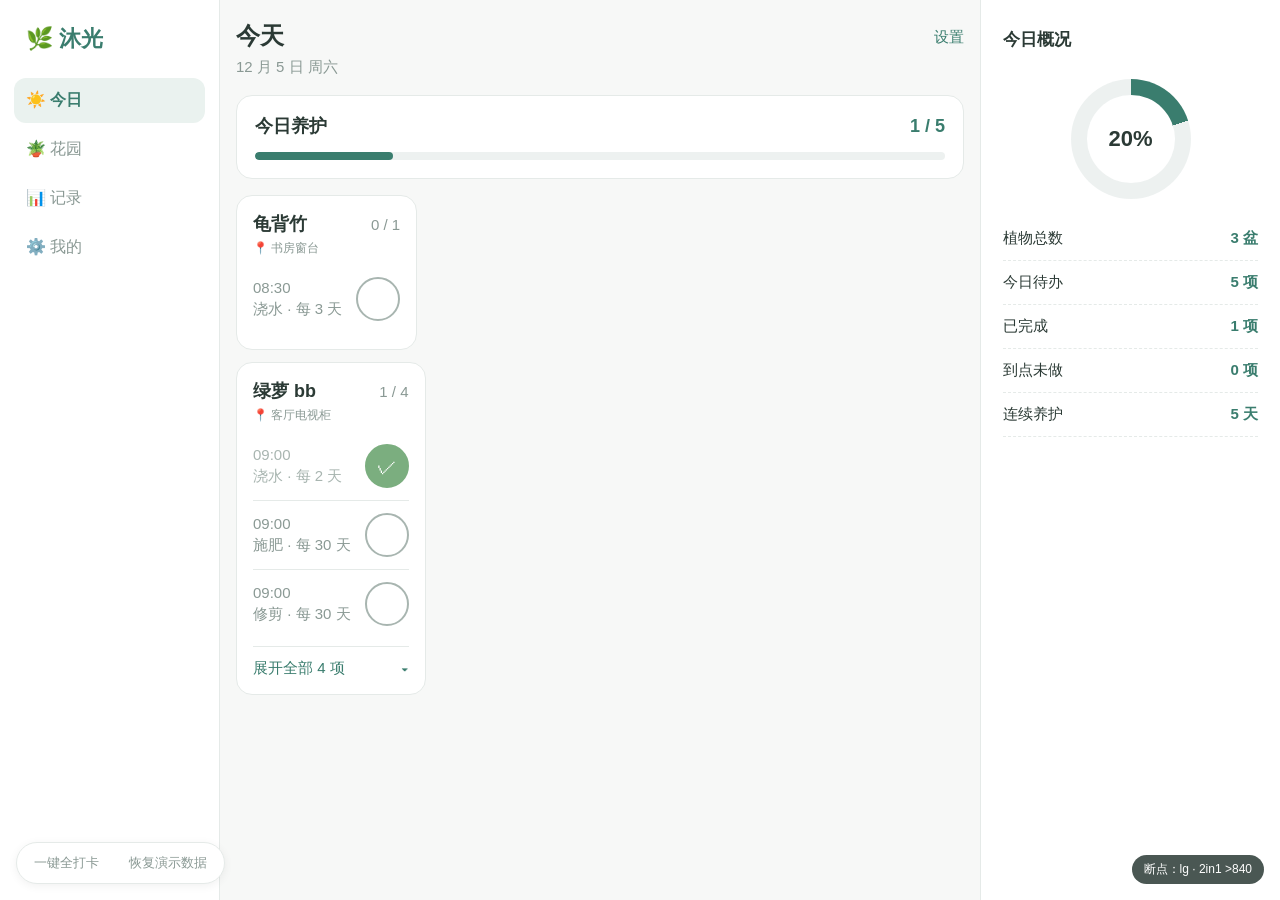
<file: docs/index.html>
<!DOCTYPE html>
<html lang="zh-CN">
<head>
<meta charset="UTF-8">
<meta name="viewport" content="width=device-width, initial-scale=1.0">
<title>沐光 · 今日</title>
<link rel="icon" type="image/png" href="assets/icon.png">
<link rel="stylesheet" href="assets/app.css">
</head>
<body>

<div class="app">
  <!-- 左侧导航：md / lg 显示 -->
  <nav class="sidenav">
    <div class="logo">🌿 沐光</div>
    <a class="active" href="index.html">☀️ 今日</a>
    <a href="garden.html">🪴 花园</a>
    <a href="record.html">📊 记录</a>
    <a href="settings.html">⚙️ 我的</a>
  </nav>

  <!-- 中间主区 -->
  <main class="content">
    <div class="topbar">
      <div>
        <h1>今天</h1>
        <div class="date" id="dateLabel"></div>
      </div>
      <a class="settings" href="settings.html">设置</a>
    </div>

    <!-- 有待办时的主视图 -->
    <div id="normalView">
      <div class="progress-card" id="progressCard">
        <div class="row">
          <span class="label">今日养护</span>
          <span class="num" id="progressNum">0 / 0</span>
        </div>
        <div class="bar"><i id="progressBar" style="width: 0%"></i></div>
        <div class="cheer">今天的养护都完成啦 ✓</div>
      </div>

      <!-- 按植物分组的待办卡片（JS 渲染） -->
      <div class="todo-list" id="todoList"></div>
    </div>

    <!-- 空状态 -->
    <div class="empty" id="emptyView">
      <div class="icon">🪴</div>
      <p>还没有添加植物</p>
      <a class="btn-primary" href="garden.html?add=1">添加第一盆植物</a>
    </div>
  </main>

  <!-- 右侧今日概况：lg 显示 -->
  <aside class="overview">
    <h3>今日概况</h3>
    <div class="donut-wrap">
      <div class="donut" id="donut"><i id="donutNum">0%</i></div>
    </div>
    <div class="stat"><span>植物总数</span><b id="ovPlants">0 盆</b></div>
    <div class="stat"><span>今日待办</span><b id="ovTotal">0 项</b></div>
    <div class="stat"><span>已完成</span><b id="ovDone">0 项</b></div>
    <div class="stat"><span>到点未做</span><b id="ovPassed">0 项</b></div>
    <div class="stat"><span>连续养护</span><b id="ovStreak">0 天</b></div>
  </aside>
</div>

<!-- 底部 Tab：sm 显示 -->
<nav class="tabbar">
  <a class="active" href="index.html"><span class="ico">☀️</span>今日</a>
  <a href="garden.html"><span class="ico">🪴</span>花园</a>
  <a href="record.html"><span class="ico">📊</span>记录</a>
</nav>

<!-- 演示工具条：方便演示与截图 -->
<div class="demo" id="demoBar">
  <button id="btnAllDone">一键全打卡</button>
  <button id="btnReset">恢复演示数据</button>
</div>
<div class="bp">断点：<span class="sm">sm · 手机 &lt;600</span><span class="md">md · 平板 600–840</span><span class="lg">lg · 2in1 &gt;840</span></div>

<script src="assets/app.js"></script>
<script>
  (function () {
    var collapsedIds = []; // 折叠状态存视图层（与 App 一致，刷新页面回到默认折叠）

    function render() {
      var groups = MG.planGrouped(MG.todayStr());
      var list = document.getElementById('todoList');
      var normalView = document.getElementById('normalView');
      var emptyView = document.getElementById('emptyView');

      if (groups.length === 0) {
        normalView.style.display = 'none';
        emptyView.style.display = 'block';
      } else {
        normalView.style.display = 'block';
        emptyView.style.display = 'none';
        list.innerHTML = groups.map(function (g) {
          var open = collapsedIds.indexOf(g.plantId) >= 0;
          var html = '<div class="plant-card' + (open ? ' open' : '') + '" data-plant="' + g.plantId + '">';
          html += '<div class="pc-head"><span class="pc-name">' + MG.esc(g.plantName) + '</span>' +
                  '<span class="pc-count">' + g.doneCount + ' / ' + g.totalCount + '</span></div>';
          html += '<div class="pc-place">📍 ' + MG.esc(g.place || '未填写位置') + '</div>';
          html += '<div class="pc-tasks">';
          g.items.forEach(function (it, idx) {
            var extra = idx >= 3 ? ' extra' : '';
            var cls = 'todo' + (it.status === MG.ST.DONE ? ' done' : '') + (it.passed ? ' overdue' : '') + extra;
            html += '<div class="' + cls + '" data-type="' + MG.esc(it.type) + '" data-interval="' + it.intervalDays + '">' +
                    '<div class="meta">' +
                      '<div class="time-row">' + MG.esc(it.planTime) +
                        (it.passed ? '<span class="tag-overdue">已过时间</span>' : '') +
                      '</div>' +
                      '<div class="type">' + MG.esc(it.type) + ' · 每 ' + it.intervalDays + ' 天</div>' +
                    '</div>' +
                    '<button class="circle" aria-label="打卡">✓</button>' +
                    '</div>';
          });
          html += '</div>';
          if (g.totalCount > 3) {
            html += '<div class="pc-toggle"><span class="t-label">' + (open ? '收起' : '展开全部 ' + g.totalCount + ' 项') +
                    '</span><span class="t-arrow">' + (open ? '▴' : '▾') + '</span></div>';
          }
          html += '</div>';
          return html;
        }).join('');
      }

      // 总进度 + 右侧概况
      var items = MG.planOf(MG.todayStr());
      var done = 0, passed = 0;
      items.forEach(function (it) { if (it.status === MG.ST.DONE) { done++; } if (it.passed) { passed++; } });
      var total = items.length;
      var rate = total > 0 ? Math.round(done * 100 / total) : 0;
      document.getElementById('progressNum').textContent = done + ' / ' + total;
      document.getElementById('progressBar').style.width = rate + '%';
      document.getElementById('donutNum').textContent = rate + '%';
      document.getElementById('donut').style.background =
        'conic-gradient(var(--primary) 0 ' + rate + '%, #EDF1F0 ' + rate + '% 100%)';
      document.getElementById('progressCard').classList.toggle('all-done', total > 0 && done === total);
      var ov = MG.overview();
      document.getElementById('ovPlants').textContent = ov.plantTotal + ' 盆';
      document.getElementById('ovTotal').textContent = total + ' 项';
      document.getElementById('ovDone').textContent = done + ' 项';
      document.getElementById('ovPassed').textContent = passed + ' 项';
      document.getElementById('ovStreak').textContent = ov.streak + ' 天';
      document.getElementById('dateLabel').textContent = MG.fmtDateFullCN(MG.todayStr());
    }

    // 打卡 / 撤销：点圆圈即切换，写 localStorage，整页重渲染（与 App 就地刷新一致）
    document.getElementById('todoList').addEventListener('click', function (e) {
      var toggle = e.target.closest('.pc-toggle');
      if (toggle) {
        var card = toggle.closest('.plant-card');
        var pid = +card.getAttribute('data-plant');
        var i = collapsedIds.indexOf(pid);
        if (i >= 0) { collapsedIds.splice(i, 1); } else { collapsedIds.push(pid); }
        render();
        return;
      }
      var btn = e.target.closest('.circle');
      if (!btn) { return; }
      var row = btn.closest('.todo');
      var plantId = +row.closest('.plant-card').getAttribute('data-plant');
      var type = row.getAttribute('data-type');
      var intervalDays = +row.getAttribute('data-interval');
      MG.toggle(plantId, type, intervalDays, MG.todayStr());
      render();
    });

    // 演示工具条
    document.getElementById('btnAllDone').addEventListener('click', function () {
      MG.planOf(MG.todayStr()).forEach(function (it) {
        if (it.status !== MG.ST.DONE) { MG.toggle(it.plantId, it.type, it.intervalDays, MG.todayStr()); }
      });
      render();
      MG.toast('已全部打卡');
    });
    document.getElementById('btnReset').addEventListener('click', function () {
      MG.resetDemo();
      collapsedIds = [];
      render();
      MG.toast('已恢复演示数据');
    });

    render();
  })();
</script>
</body>
</html>
</file>
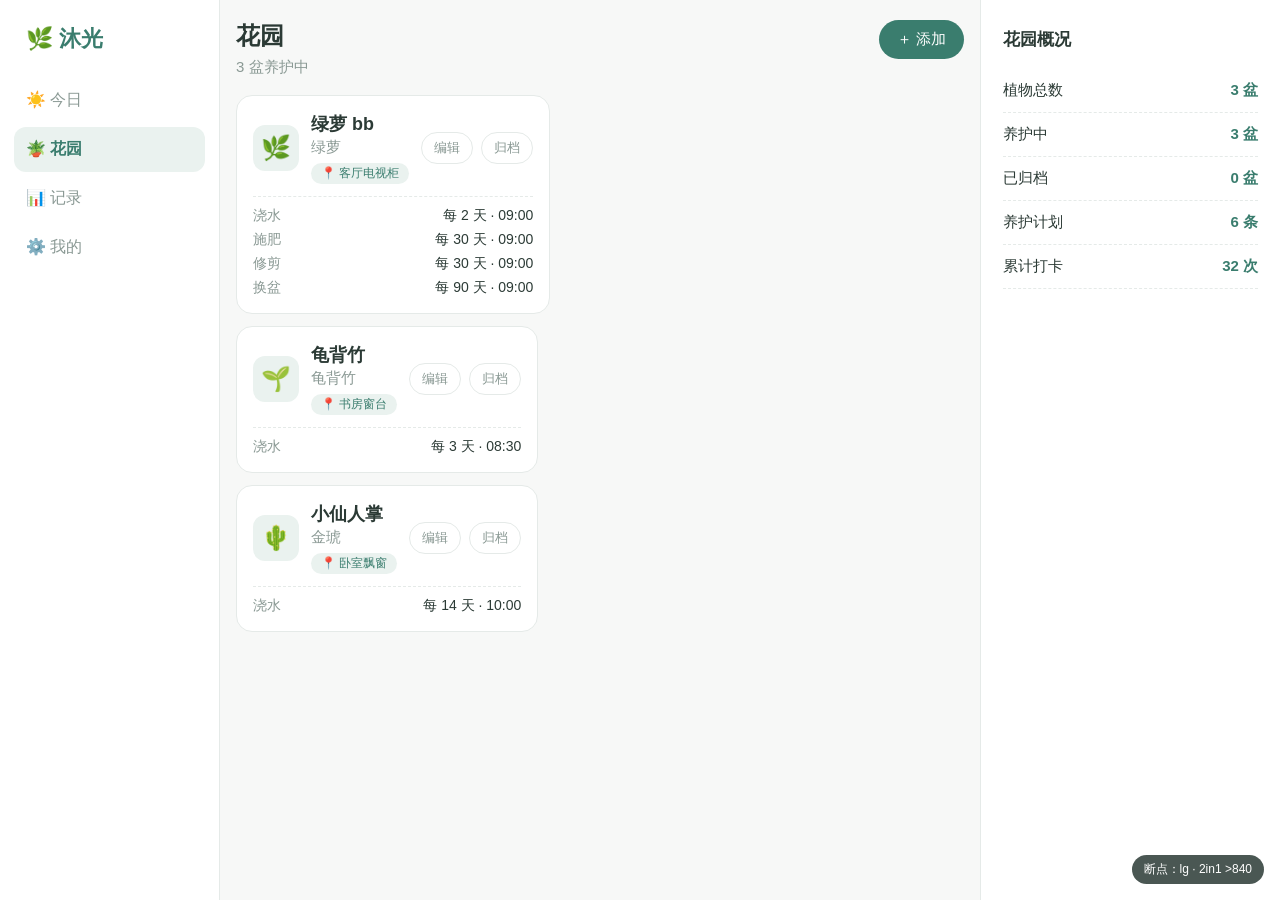
<file: docs/garden.html>
<!DOCTYPE html>
<html lang="zh-CN">
<head>
<meta charset="UTF-8">
<meta name="viewport" content="width=device-width, initial-scale=1.0">
<title>沐光 · 花园</title>
<link rel="icon" type="image/png" href="assets/icon.png">
<link rel="stylesheet" href="assets/app.css">
</head>
<body>

<div class="app">
  <nav class="sidenav">
    <div class="logo">🌿 沐光</div>
    <a href="index.html">☀️ 今日</a>
    <a class="active" href="garden.html">🪴 花园</a>
    <a href="record.html">📊 记录</a>
    <a href="settings.html">⚙️ 我的</a>
  </nav>

  <main class="content">
    <div class="topbar">
      <div>
        <h1>花园</h1>
        <div class="sub" id="countLabel"></div>
      </div>
      <button class="btn-add" id="btnAdd">＋ 添加</button>
    </div>

    <div class="plant-list" id="plantList"></div>

    <div class="empty" id="emptyView">
      <div class="icon">🪴</div>
      <p>花园里还没有植物</p>
      <button class="btn-primary" id="btnAddEmpty">添加第一盆植物</button>
    </div>
  </main>

  <aside class="overview">
    <h3>花园概况</h3>
    <div class="stat"><span>植物总数</span><b id="ovTotal">0 盆</b></div>
    <div class="stat"><span>养护中</span><b id="ovActive">0 盆</b></div>
    <div class="stat"><span>已归档</span><b id="ovArchived">0 盆</b></div>
    <div class="stat"><span>养护计划</span><b id="ovPlans">0 条</b></div>
    <div class="stat"><span>累计打卡</span><b id="ovCheckins">0 次</b></div>
  </aside>
</div>

<nav class="tabbar">
  <a href="index.html"><span class="ico">☀️</span>今日</a>
  <a class="active" href="garden.html"><span class="ico">🪴</span>花园</a>
  <a href="record.html"><span class="ico">📊</span>记录</a>
</nav>

<!-- 植物编辑弹出层（新增 / 编辑共用） -->
<div class="mask" id="mask">
  <div class="sheet">
    <div class="title-row">
      <h2 id="sheetTitle">添加植物</h2>
      <button class="close" id="btnCloseSheet">✕</button>
    </div>

    <div class="field" id="fNickname">
      <label>昵称（必填）</label>
      <input type="text" id="nickname" placeholder="例如：绿萝 bb" maxlength="12">
      <div class="err">请填写植物昵称</div>
    </div>
    <div class="field">
      <label>品种</label>
      <input type="text" id="species" placeholder="例如：绿萝" maxlength="12">
    </div>
    <div class="field">
      <label>位置</label>
      <input type="text" id="place" placeholder="例如：客厅电视柜" maxlength="12">
    </div>

    <div class="plan-block">
      <h3>养护计划</h3>
      <p class="plan-tip">点类型名可选常用类型，也可以自己输入，如“擦叶子”“转盆”；每盆最多 10 条</p>
      <div id="planRows"></div>
      <button class="btn-ghost" id="btnAddPlan">＋ 添加养护项</button>
    </div>

    <button class="btn-save" id="btnSave">保存</button>
  </div>
</div>

<!-- 养护类型选择器 -->
<div class="picker-mask" id="pickerMask">
  <div class="picker">
    <h3>选择养护类型</h3>
    <div class="preset-row" id="presetRow"></div>
    <p class="picker-label">自定义类型</p>
    <div class="custom-row">
      <input id="customType" placeholder="输入名称，如：擦叶子" maxlength="8">
      <button id="btnCustomOk">确定</button>
    </div>
    <button class="cancel" id="btnPickerCancel">取消</button>
  </div>
</div>

<div class="bp">断点：<span class="sm">sm · 手机 &lt;600</span><span class="md">md · 平板 600–840</span><span class="lg">lg · 2in1 &gt;840</span></div>

<script src="assets/app.js"></script>
<script>
  (function () {
    var editingId = 0;   // 0 = 新增
    var pickerChip = null;

    /* ---------- 列表渲染 ---------- */
    function render() {
      var plants = MG.state().plants;
      var list = document.getElementById('plantList');
      var empty = plants.length === 0;
      list.style.display = empty ? 'none' : 'flex';
      document.getElementById('emptyView').style.display = empty ? 'block' : 'none';

      list.innerHTML = plants.map(function (p) {
        var plans = MG.plansOf(p.id);
        var archived = p.status !== MG.PS.ACTIVE;
        var html = '<div class="plant' + (archived ? ' archived' : '') + '" data-id="' + p.id + '">';
        html += '<div class="head">' +
                '<div class="avatar">' + MG.emojiFor(p) + '</div>' +
                '<div class="info">' +
                  '<div class="name">' + MG.esc(p.name) + '</div>' +
                  '<div class="species">' + MG.esc(p.species || '未填写品种') + '</div>' +
                  '<span class="loc">📍 ' + MG.esc(p.place || '未填写位置') + '</span>' +
                '</div>' +
                '<div class="ops">' +
                  '<button data-act="edit">编辑</button>' +
                  (archived
                    ? '<button data-act="restore">恢复</button><button class="danger" data-act="delete">删除</button>'
                    : '<button data-act="archive">归档</button>') +
                '</div>' +
                '</div>';
        if (plans.length > 0) {
          html += '<div class="plans">' + plans.map(function (pl) {
            return '<div class="plan"><span>' + MG.esc(pl.type) + '</span><b>每 ' + pl.intervalDays + ' 天 · ' + MG.esc(pl.remindTime) + '</b></div>';
          }).join('') + '</div>';
        }
        html += '</div>';
        return html;
      }).join('');

      var active = plants.filter(function (p) { return p.status === MG.PS.ACTIVE; }).length;
      document.getElementById('countLabel').textContent = active + ' 盆养护中';
      var ov = MG.overview();
      document.getElementById('ovTotal').textContent = ov.plantTotal + ov.archived + ' 盆';
      document.getElementById('ovActive').textContent = ov.plantTotal + ' 盆';
      document.getElementById('ovArchived').textContent = ov.archived + ' 盆';
      document.getElementById('ovPlans').textContent = ov.planTotal + ' 条';
      document.getElementById('ovCheckins').textContent = ov.checkins + ' 次';
    }

    /* ---------- 编辑弹层 ---------- */
    function planRowHtml(type, interval, time) {
      return '<div class="plan-row">' +
        '<button class="type-chip" data-act="picktype">' + MG.esc(type) + ' ▾</button>' +
        '<span style="color:var(--text2);font-size:14px">每</span>' +
        '<input type="number" class="p-interval" value="' + interval + '" min="1" max="365" style="width:56px" title="周期天数">' +
        '<span style="color:var(--text2);font-size:14px">天</span>' +
        '<input type="time" class="p-time" value="' + MG.esc(time) + '" title="提醒时刻">' +
        '<button class="del" data-act="delrow">删除</button>' +
        '</div>';
    }
    function openSheet(id) {
      editingId = id || 0;
      document.getElementById('sheetTitle').textContent = editingId ? '编辑植物' : '添加植物';
      var p = editingId ? MG.plantById(editingId) : null;
      document.getElementById('nickname').value = p ? p.name : '';
      document.getElementById('species').value = p ? (p.species || '') : '';
      document.getElementById('place').value = p ? (p.place || '') : '';
      document.getElementById('fNickname').classList.remove('invalid');
      var rows = document.getElementById('planRows');
      if (p) {
        var plans = MG.plansOf(p.id);
        rows.innerHTML = plans.length > 0
          ? plans.map(function (pl) { return planRowHtml(pl.type, pl.intervalDays, pl.remindTime); }).join('')
          : planRowHtml('浇水', 2, '09:00');
      } else {
        rows.innerHTML = planRowHtml('浇水', 2, '09:00');
      }
      document.getElementById('mask').classList.add('open');
    }
    function closeSheet() { document.getElementById('mask').classList.remove('open'); }

    function collectPlans() {
      var rows = Array.prototype.slice.call(document.querySelectorAll('#planRows .plan-row'));
      return rows.map(function (row) {
        return {
          type: row.querySelector('.type-chip').textContent.replace(' ▾', '').trim(),
          intervalDays: Math.max(1, parseInt(row.querySelector('.p-interval').value, 10) || 1),
          remindTime: row.querySelector('.p-time').value || '09:00'
        };
      }).filter(function (pl) { return pl.type !== ''; });
    }

    function saveSheet() {
      var name = document.getElementById('nickname').value.trim();
      var f = document.getElementById('fNickname');
      if (name === '') { f.classList.add('invalid'); return; }
      var plans = collectPlans();
      if (plans.length === 0) { MG.toast('至少保留一条养护计划'); return; }
      if (plans.length > MG.MAX_PLANS) { MG.toast('每盆最多 ' + MG.MAX_PLANS + ' 条养护计划'); return; }
      var form = {
        id: editingId, name: name,
        species: document.getElementById('species').value.trim(),
        place: document.getElementById('place').value.trim(),
        plans: plans
      };
      if (editingId) { MG.updatePlant(form); MG.toast('已保存'); }
      else { MG.addPlant(form); MG.toast('已添加 ' + name); }
      closeSheet();
      render();
    }

    /* ---------- 事件 ---------- */
    document.getElementById('btnAdd').addEventListener('click', function () { openSheet(0); });
    document.getElementById('btnAddEmpty').addEventListener('click', function () { openSheet(0); });
    document.getElementById('btnCloseSheet').addEventListener('click', closeSheet);
    document.getElementById('mask').addEventListener('click', function (e) { if (e.target === this) { closeSheet(); } });
    document.getElementById('btnSave').addEventListener('click', saveSheet);
    document.getElementById('nickname').addEventListener('input', function () {
      document.getElementById('fNickname').classList.remove('invalid');
    });

    document.getElementById('btnAddPlan').addEventListener('click', function () {
      var rows = document.querySelectorAll('#planRows .plan-row').length;
      if (rows >= MG.MAX_PLANS) { MG.toast('每盆最多 ' + MG.MAX_PLANS + ' 条养护计划'); return; }
      document.getElementById('planRows').insertAdjacentHTML('beforeend', planRowHtml('施肥', 30, '09:00'));
    });

    document.getElementById('planRows').addEventListener('click', function (e) {
      var btn = e.target.closest('button');
      if (!btn) { return; }
      var act = btn.getAttribute('data-act');
      if (act === 'picktype') {
        pickerChip = btn;
        document.getElementById('customType').value = '';
        document.getElementById('pickerMask').classList.add('open');
      } else if (act === 'delrow') {
        var rows = document.querySelectorAll('#planRows .plan-row');
        if (rows.length <= 1) { MG.toast('至少保留一条养护计划'); return; }
        btn.closest('.plan-row').remove();
      }
    });

    // 列表操作：编辑 / 归档 / 恢复 / 删除
    document.getElementById('plantList').addEventListener('click', function (e) {
      var btn = e.target.closest('button[data-act]');
      if (!btn) { return; }
      var id = +btn.closest('.plant').getAttribute('data-id');
      var act = btn.getAttribute('data-act');
      if (act === 'edit') { openSheet(id); }
      else if (act === 'archive') { MG.setArchived(id, true); render(); MG.toast('已归档'); }
      else if (act === 'restore') { MG.setArchived(id, false); render(); MG.toast('已恢复养护'); }
      else if (act === 'delete') {
        var p = MG.plantById(id);
        if (window.confirm('确定删除「' + (p ? p.name : '') + '」？将同时删除它的养护计划与记录，无法恢复。')) {
          MG.deletePlant(id); render(); MG.toast('已删除');
        }
      }
    });

    /* ---------- 类型选择器 ---------- */
    document.getElementById('presetRow').innerHTML =
      MG.PRESETS.map(function (t) { return '<button class="preset" data-type="' + MG.esc(t) + '">' + MG.esc(t) + '</button>'; }).join('');
    document.getElementById('presetRow').addEventListener('click', function (e) {
      var btn = e.target.closest('.preset');
      if (!btn || !pickerChip) { return; }
      pickerChip.textContent = btn.getAttribute('data-type') + ' ▾';
      document.getElementById('pickerMask').classList.remove('open');
    });
    document.getElementById('btnCustomOk').addEventListener('click', function () {
      var name = document.getElementById('customType').value.trim();
      if (name === '') { MG.toast('请输入养护类型名称'); return; }
      if (name.length > 8) { MG.toast('类型名称不要超过 8 个字'); return; }
      if (pickerChip) { pickerChip.textContent = name + ' ▾'; }
      document.getElementById('pickerMask').classList.remove('open');
    });
    document.getElementById('btnPickerCancel').addEventListener('click', function () {
      document.getElementById('pickerMask').classList.remove('open');
    });
    document.getElementById('pickerMask').addEventListener('click', function (e) {
      if (e.target === this) { this.classList.remove('open'); }
    });

    render();

    // 从今日页空状态带 ?add=1 跳转过来时，直接弹出添加弹层（一步到位，不用再点「＋ 添加」）。
    // 弹完后用 replaceState 清掉 query，避免刷新页面重复弹层。
    if (/[?&]add=1\b/.test(window.location.search)) {
      openSheet(0);
      window.history.replaceState(null, '', window.location.pathname);
    }
  })();
</script>
</body>
</html>
</file>
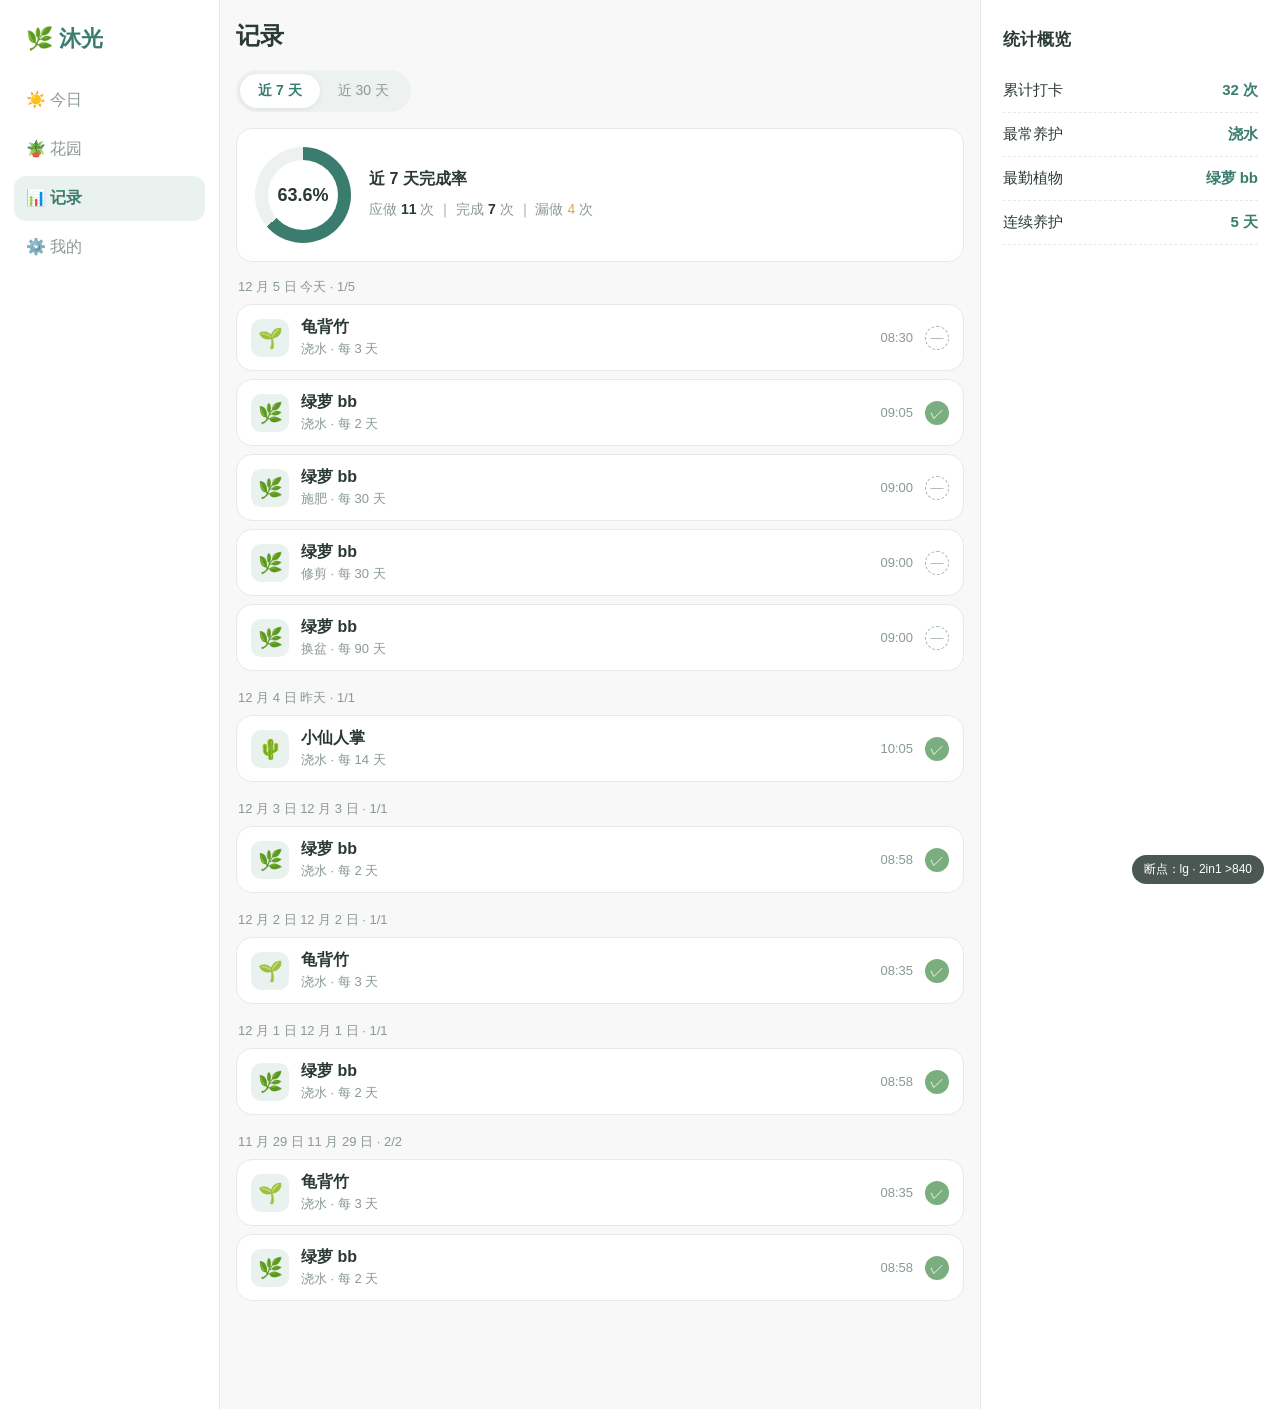
<file: docs/record.html>
<!DOCTYPE html>
<html lang="zh-CN">
<head>
<meta charset="UTF-8">
<meta name="viewport" content="width=device-width, initial-scale=1.0">
<title>沐光 · 记录</title>
<link rel="icon" type="image/png" href="assets/icon.png">
<link rel="stylesheet" href="assets/app.css">
</head>
<body>

<div class="app">
  <nav class="sidenav">
    <div class="logo">🌿 沐光</div>
    <a href="index.html">☀️ 今日</a>
    <a href="garden.html">🪴 花园</a>
    <a class="active" href="record.html">📊 记录</a>
    <a href="settings.html">⚙️ 我的</a>
  </nav>

  <main class="content">
    <div class="topbar"><h1>记录</h1></div>

    <div class="seg" id="seg">
      <button class="on" data-days="7">近 7 天</button>
      <button data-days="30">近 30 天</button>
    </div>

    <div class="stat-card">
      <div class="donut" id="donut"><i id="rate">0%</i></div>
      <div class="nums">
        <div class="t" id="rateTitle">近 7 天完成率</div>
        <div class="d" id="rateDetail"></div>
      </div>
    </div>

    <div id="recGroups"></div>

    <div class="empty" id="emptyView">
      <div class="icon">📭</div>
      <p>这段时间还没有养护记录</p>
    </div>
  </main>

  <aside class="overview">
    <h3>统计概览</h3>
    <div class="stat"><span>累计打卡</span><b id="ovCheckins">0 次</b></div>
    <div class="stat"><span>最常养护</span><b id="ovTopType">—</b></div>
    <div class="stat"><span>最勤植物</span><b id="ovTopPlant">—</b></div>
    <div class="stat"><span>连续养护</span><b id="ovStreak">0 天</b></div>
  </aside>
</div>

<nav class="tabbar">
  <a href="index.html"><span class="ico">☀️</span>今日</a>
  <a href="garden.html"><span class="ico">🪴</span>花园</a>
  <a class="active" href="record.html"><span class="ico">📊</span>记录</a>
</nav>

<div class="bp">断点：<span class="sm">sm · 手机 &lt;600</span><span class="md">md · 平板 600–840</span><span class="lg">lg · 2in1 &gt;840</span></div>

<script src="assets/app.js"></script>
<script>
  (function () {
    var days = 7;

    function render() {
      // 统计卡（与记录页清单同源，数字对得上）
      var a = MG.adherence(days);
      document.getElementById('rate').textContent = a.rate + '%';
      document.getElementById('donut').style.background =
        'conic-gradient(var(--primary) 0 ' + a.rate + '%, #EDF1F0 ' + a.rate + '% 100%)';
      document.getElementById('rateTitle').textContent = '近 ' + days + ' 天完成率';
      document.getElementById('rateDetail').innerHTML =
        '应做 <b>' + a.total + '</b> 次 ｜ 完成 <b>' + a.done + '</b> 次 ｜ 漏做 <span class="miss">' + a.missed + '</span> 次';

      // 按日分组明细
      var groups = MG.groupsOf(days);
      var box = document.getElementById('recGroups');
      document.getElementById('emptyView').style.display = groups.length === 0 ? 'block' : 'none';
      box.innerHTML = groups.map(function (g) {
        var html = '<div class="rec-group"><div class="group-date">' + MG.fmtDateCN(g.date) + ' ' + MG.relLabel(g.date) +
                   ' · ' + g.doneCount + '/' + g.totalCount + '</div>';
        g.items.forEach(function (it) {
          var plant = MG.plantById(it.plantId) || { name: it.plantName };
          var r = null;
          MG.state().records.forEach(function (x) {
            if (x.plantId === it.plantId && x.type === it.type && x.intervalDays === it.intervalDays && x.planDate === g.date) { r = x; }
          });
          var done = it.status === MG.ST.DONE;
          var skipped = it.status === MG.ST.SKIPPED;
          html += '<div class="rec' + (skipped ? ' skipped' : '') + '">' +
                  '<div class="avatar">' + MG.emojiFor(plant) + '</div>' +
                  '<div class="meta"><div class="name">' + MG.esc(plant.name) + '</div>' +
                  '<div class="type">' + MG.esc(it.type) + ' · 每 ' + it.intervalDays + ' 天' +
                    (it.passed ? ' · 已过时间' : '') + '</div></div>' +
                  '<div class="time">' + (done && r ? MG.fmtTime(r.doneAt) : MG.esc(it.planTime)) + '</div>' +
                  (done ? '<div class="ok">✓</div>' : (skipped ? '<div class="miss">跳</div>' : '<div class="miss">—</div>')) +
                  '</div>';
        });
        html += '</div>';
        return html;
      }).join('');

      // 右侧概览
      var ov = MG.overview();
      document.getElementById('ovCheckins').textContent = ov.checkins + ' 次';
      document.getElementById('ovTopType').textContent = ov.topType;
      document.getElementById('ovTopPlant').textContent = ov.topPlant;
      document.getElementById('ovStreak').textContent = ov.streak + ' 天';
    }

    document.getElementById('seg').addEventListener('click', function (e) {
      var btn = e.target.closest('button');
      if (!btn) { return; }
      Array.prototype.forEach.call(this.querySelectorAll('button'), function (b) { b.classList.remove('on'); });
      btn.classList.add('on');
      days = +btn.getAttribute('data-days');
      render();
    });

    render();
  })();
</script>
</body>
</html>
</file>
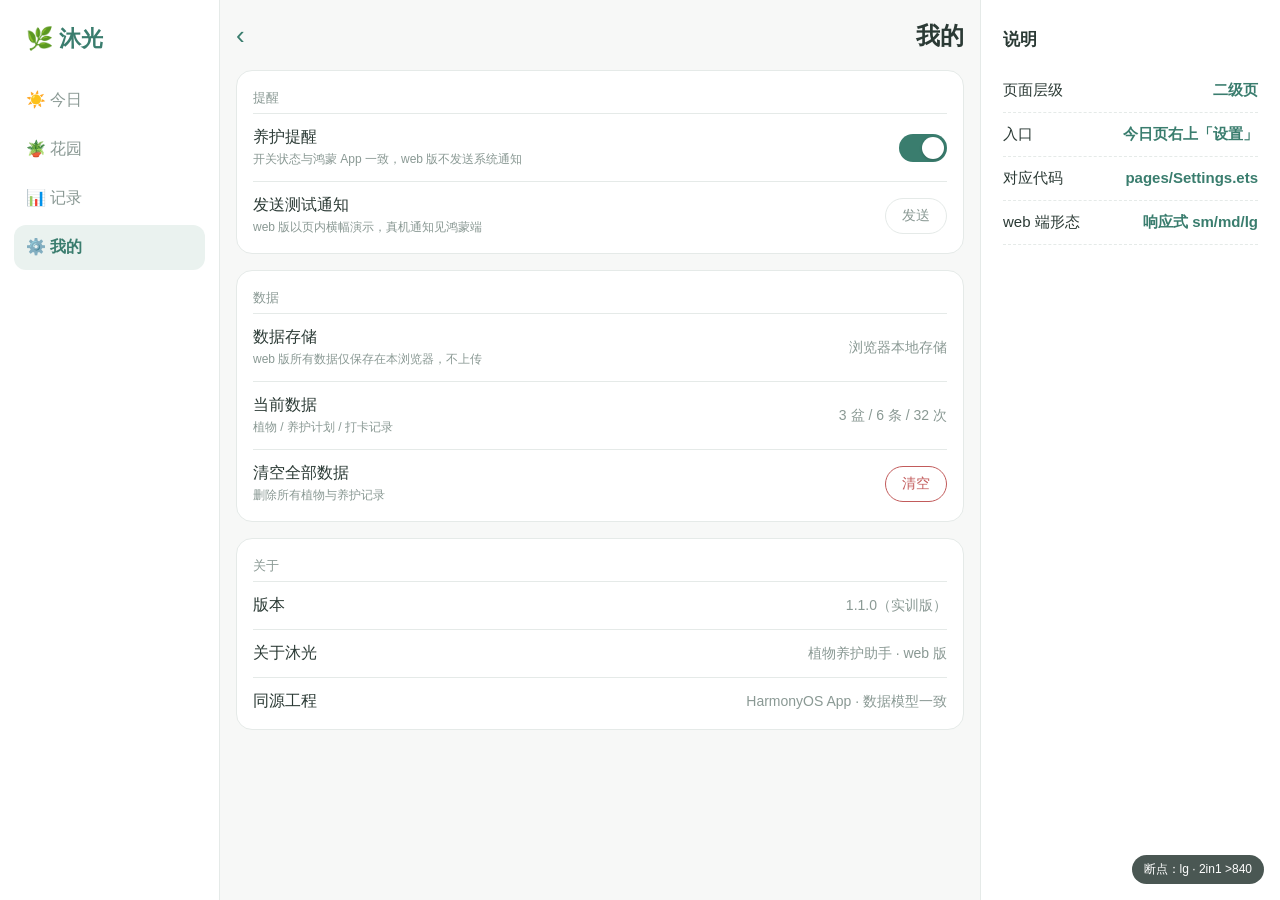
<file: docs/settings.html>
<!DOCTYPE html>
<html lang="zh-CN">
<head>
<meta charset="UTF-8">
<meta name="viewport" content="width=device-width, initial-scale=1.0">
<title>沐光 · 我的</title>
<link rel="icon" type="image/png" href="assets/icon.png">
<link rel="stylesheet" href="assets/app.css">
</head>
<body>

<div class="app">
  <nav class="sidenav">
    <div class="logo">🌿 沐光</div>
    <a href="index.html">☀️ 今日</a>
    <a href="garden.html">🪴 花园</a>
    <a href="record.html">📊 记录</a>
    <a class="active" href="settings.html">⚙️ 我的</a>
  </nav>

  <main class="content">
    <div class="topbar">
      <a class="back" href="index.html">‹</a>
      <h1>我的</h1>
    </div>

    <div class="group">
      <div class="g-title">提醒</div>
      <div class="row">
        <div class="label">养护提醒<span class="sub">开关状态与鸿蒙 App 一致，web 版不发送系统通知</span></div>
        <button class="switch" id="swRemind" aria-label="养护提醒开关"></button>
      </div>
      <div class="row">
        <div class="label">发送测试通知<span class="sub">web 版以页内横幅演示，真机通知见鸿蒙端</span></div>
        <button class="btn-line" id="btnTestNotif">发送</button>
      </div>
    </div>

    <div class="group">
      <div class="g-title">数据</div>
      <div class="row">
        <div class="label">数据存储<span class="sub">web 版所有数据仅保存在本浏览器，不上传</span></div>
        <span class="val">浏览器本地存储</span>
      </div>
      <div class="row">
        <div class="label">当前数据<span class="sub" id="dataSummary">—</span></div>
        <span class="val" id="dataCount">—</span>
      </div>
      <div class="row">
        <div class="label">清空全部数据<span class="sub">删除所有植物与养护记录</span></div>
        <button class="btn-danger-line" id="btnClear">清空</button>
      </div>
    </div>

    <div class="group">
      <div class="g-title">关于</div>
      <div class="row"><div class="label">版本</div><span class="val">1.1.0（实训版）</span></div>
      <div class="row"><div class="label">关于沐光</div><span class="val">植物养护助手 · web 版</span></div>
      <div class="row"><div class="label">同源工程</div><span class="val">HarmonyOS App · 数据模型一致</span></div>
    </div>
  </main>

  <aside class="overview">
    <h3>说明</h3>
    <div class="stat"><span>页面层级</span><b>二级页</b></div>
    <div class="stat"><span>入口</span><b>今日页右上「设置」</b></div>
    <div class="stat"><span>对应代码</span><b>pages/Settings.ets</b></div>
    <div class="stat"><span>web 端形态</span><b>响应式 sm/md/lg</b></div>
  </aside>
</div>

<!-- 清空确认对话框 -->
<div class="dialog-mask" id="dialogMask">
  <div class="dialog">
    <h3>清空全部数据？</h3>
    <p>将删除所有植物、养护计划与养护记录，且无法恢复。确定要清空吗？</p>
    <div class="ops">
      <button class="cancel" id="btnDialogCancel">取消</button>
      <button class="confirm" id="btnDialogOk">确定清空</button>
    </div>
  </div>
</div>

<div class="bp">断点：<span class="sm">sm · 手机 &lt;600</span><span class="md">md · 平板 600–840</span><span class="lg">lg · 2in1 &gt;840</span></div>

<script src="assets/app.js"></script>
<script>
  (function () {
    var sw = document.getElementById('swRemind');
    var s = MG.state();

    function refresh() {
      sw.classList.toggle('on', !!MG.state().prefs.remind);
      var st = MG.state();
      document.getElementById('dataCount').textContent = st.plants.length + ' 盆 / ' + st.plans.length + ' 条 / ' + st.records.length + ' 次';
      document.getElementById('dataSummary').textContent = '植物 / 养护计划 / 打卡记录';
    }

    sw.addEventListener('click', function () {
      var on = !MG.state().prefs.remind;
      MG.setRemind(on);
      refresh();
      MG.toast(on ? '养护提醒已开启' : '养护提醒已关闭');
    });

    document.getElementById('btnTestNotif').addEventListener('click', function () {
      // 取今天第一个待办做演示文案
      var items = MG.planOf(MG.todayStr()).filter(function (it) { return it.status !== MG.ST.DONE; });
      if (items.length > 0) {
        var it = items[0];
        MG.notif('该给' + it.plantName + MG.esc(it.type) + '啦', '计划时刻 ' + it.planTime + ' · 每 ' + it.intervalDays + ' 天');
      } else {
        MG.notif('今天的养护都完成啦', '去看看记录页的完成率吧');
      }
    });

    var mask = document.getElementById('dialogMask');
    document.getElementById('btnClear').addEventListener('click', function () { mask.classList.add('open'); });
    document.getElementById('btnDialogCancel').addEventListener('click', function () { mask.classList.remove('open'); });
    mask.addEventListener('click', function (e) { if (e.target === this) { this.classList.remove('open'); } });
    document.getElementById('btnDialogOk').addEventListener('click', function () {
      MG.clearAll();
      mask.classList.remove('open');
      refresh();
      MG.toast('已清空全部数据');
    });

    refresh();
  })();
</script>
</body>
</html>
</file>
<file: docs/assets/app.css>
/* ============================================================
   沐光 · 植物养护助手 — web 可交互版共享样式
   与鸿蒙端 common/Constants.ets、memory-bank/DESIGN.md 第 4 节一致
   主色 #3A7D6E ｜ 卡片圆角 16 ｜ 字号 24/18/15 ｜ 三档断点 sm/md/lg
   ============================================================ */
:root {
  --primary: #3A7D6E;      /* 主色：柔和青绿 */
  --primary-soft: #EAF2EF; /* 主色浅底（chip / 头像 / 选中态） */
  --done: #7BAE7F;         /* 已完成 */
  --pending: #A8B5B0;      /* 待办 */
  --warn: #E0A458;         /* 已过时间 */
  --danger: #C25B5B;       /* 危险操作 */
  --bg: #F7F8F7;           /* 页面背景 */
  --card: #FFFFFF;         /* 卡片 */
  --text: #2B3A35;
  --text2: #8A9994;
  --line: #E5EAE8;
  --r: 16px;
}
* { margin: 0; padding: 0; box-sizing: border-box; }
body {
  font-family: "HarmonyOS Sans SC", "PingFang SC", "Microsoft YaHei", sans-serif;
  background: var(--bg); color: var(--text); min-height: 100vh;
  -webkit-font-smoothing: antialiased;
}
button { font-family: inherit; }

/* ===== 断点指示徽章（多端适配证据，截图时可入镜） ===== */
.bp {
  position: fixed; right: 16px; bottom: 16px; z-index: 99;
  background: var(--text); color: #fff; font-size: 12px;
  padding: 6px 12px; border-radius: 999px; opacity: .85;
}
.bp .sm { display: inline; } .bp .md { display: none; } .bp .lg { display: none; }
@media (min-width: 600px)  { .bp .sm { display: none; } .bp .md { display: inline; } }
@media (min-width: 841px)  { .bp .md { display: none; } .bp .lg { display: inline; } }

/* ===== 整体布局：sm 单列 / md 侧栏+双列 / lg 三栏 ===== */
.app { display: grid; grid-template-columns: 1fr; min-height: 100vh; }
@media (min-width: 600px) {
  .app { grid-template-columns: 200px 1fr; }
  .sidenav { display: flex !important; }
  .tabbar  { display: none !important; }
  .content { padding: 28px 28px 28px; max-width: 860px; }
  .todo-list { display: grid; grid-template-columns: 1fr 1fr; gap: 14px; align-items: start; }
  .plant-list { display: grid; grid-template-columns: 1fr 1fr; gap: 14px; align-items: start; }
}
@media (min-width: 841px) {
  .app { grid-template-columns: 220px 1fr 300px; }
  .overview { display: block !important; }
}

/* ===== 左侧导航（md / lg） ===== */
.sidenav {
  display: none; flex-direction: column; gap: 4px;
  background: var(--card); border-right: 1px solid var(--line); padding: 24px 14px;
}
.sidenav .logo { font-size: 22px; font-weight: 600; color: var(--primary); padding: 0 12px 20px; }
.sidenav a {
  display: flex; align-items: center; gap: 10px; text-decoration: none;
  color: var(--text2); font-size: 16px; padding: 12px; border-radius: 12px;
}
.sidenav a.active { background: var(--primary-soft); color: var(--primary); font-weight: 600; }
.sidenav a:hover { background: #F0F4F2; }

/* ===== 中间内容区 ===== */
.content { padding: 20px 16px 90px; }
.topbar { display: flex; justify-content: space-between; align-items: flex-start; margin-bottom: 18px; }
.topbar h1 { font-size: 24px; font-weight: 600; }
.topbar .date, .topbar .sub { color: var(--text2); font-size: 15px; margin-top: 6px; }
.topbar a.settings { color: var(--primary); text-decoration: none; font-size: 15px; padding-top: 8px; }
.topbar a.back { color: var(--primary); text-decoration: none; font-size: 26px; line-height: 1; padding: 2px 10px 0 0; }
.btn-add { background: var(--primary); color: #fff; border: none; font-size: 15px;
  padding: 10px 18px; border-radius: 999px; cursor: pointer; }
.btn-add:hover { opacity: .92; }

/* ===== 今日进度卡 ===== */
.progress-card {
  background: var(--card); border: 1px solid var(--line); border-radius: var(--r);
  padding: 18px; margin-bottom: 16px;
}
.progress-card .row { display: flex; justify-content: space-between; align-items: center; }
.progress-card .label { font-size: 18px; font-weight: 600; }
.progress-card .num { color: var(--primary); font-size: 18px; font-weight: 600; }
.bar { height: 8px; background: #EDF1F0; border-radius: 999px; margin-top: 14px; overflow: hidden; }
.bar i { display: block; height: 100%; background: var(--primary); border-radius: 999px; transition: width .3s; }
.cheer { color: var(--text2); font-size: 15px; margin-top: 10px; display: none; }
.all-done .cheer { display: block; }

/* ===== 今日待办：按植物分组卡片 ===== */
.todo-list { display: flex; flex-direction: column; gap: 12px; }
.plant-card {
  background: var(--card); border: 1px solid var(--line); border-radius: var(--r);
  padding: 16px;
}
.plant-card .pc-head { display: flex; justify-content: space-between; align-items: center; }
.plant-card .pc-name { font-size: 18px; font-weight: 600; }
.plant-card .pc-count { font-size: 15px; color: var(--text2); }
.plant-card.all-done .pc-count { color: var(--done); }
.plant-card .pc-place { font-size: 12px; color: var(--text2); margin-top: 4px; }
.plant-card .pc-tasks { margin-top: 8px; }
/* 折叠：养护项超过 3 项默认收起，点"展开全部"看全（与 App 今日页一致） */
.plant-card .todo.extra { display: none; }
.plant-card.open .todo.extra { display: flex; }
.plant-card .pc-toggle {
  display: flex; justify-content: space-between; align-items: center;
  margin-top: 8px; padding-top: 12px; border-top: 1px solid var(--line);
  color: var(--primary); font-size: 15px; cursor: pointer; user-select: none;
}
.plant-card .pc-toggle:hover { opacity: .8; }

.todo {
  display: flex; align-items: center; gap: 14px; position: relative;
  padding: 12px 0;
}
.todo + .todo { border-top: 1px solid var(--line); }
.todo .meta { flex: 1; min-width: 0; }
.todo .time-row { display: flex; align-items: center; gap: 8px; font-size: 15px; color: var(--text2); }
.tag-overdue {
  display: none; font-size: 12px; color: #fff; background: var(--warn);
  padding: 2px 8px; border-radius: 999px;
}
.todo.overdue .tag-overdue { display: inline-block; }
.todo .type { font-size: 15px; color: var(--text2); margin-top: 4px; }
.todo.done .type { color: var(--pending); }
.todo.done .time-row { color: var(--pending); }

.circle {
  width: 44px; height: 44px; border-radius: 50%; border: 2px solid var(--pending);
  background: transparent; cursor: pointer; flex-shrink: 0;
  display: flex; align-items: center; justify-content: center; font-size: 20px; color: transparent;
  transition: transform .12s;
}
.circle:active { transform: scale(.9); }
.todo.done .circle { background: var(--done); border-color: var(--done); color: #fff; }

/* ===== 空状态 ===== */
.empty { display: none; text-align: center; padding: 70px 20px; }
.empty .icon { font-size: 52px; }
.empty p { color: var(--text2); font-size: 16px; margin: 16px 0 22px; }
.btn-primary {
  display: inline-block; background: var(--primary); color: #fff; text-decoration: none;
  font-size: 17px; padding: 13px 26px; border-radius: 999px; border: none; cursor: pointer;
}
.btn-primary:hover { opacity: .92; }

/* ===== 底部 Tab（仅 sm） ===== */
.tabbar {
  display: flex; position: fixed; left: 0; right: 0; bottom: 0;
  background: var(--card); border-top: 1px solid var(--line); padding: 8px 0 14px;
}
.tabbar a {
  flex: 1; text-align: center; text-decoration: none; color: var(--text2); font-size: 13px;
}
.tabbar a .ico { display: block; font-size: 22px; margin-bottom: 2px; }
.tabbar a.active { color: var(--primary); font-weight: 600; }

/* ===== 右侧信息栏（仅 lg） ===== */
.overview {
  display: none; background: var(--card); border-left: 1px solid var(--line);
  padding: 28px 22px;
}
.overview h3 { font-size: 17px; margin-bottom: 18px; }
.stat { display: flex; justify-content: space-between; padding: 12px 0; border-bottom: 1px dashed var(--line); font-size: 15px; }
.stat b { color: var(--primary); }
.donut-wrap { text-align: center; padding: 10px 0 18px; }
.donut { width: 120px; height: 120px; border-radius: 50%;
  background: conic-gradient(var(--primary) 0 25%, #EDF1F0 25% 100%);
  display: inline-flex; align-items: center; justify-content: center; }
.donut i { width: 88px; height: 88px; background: var(--card); border-radius: 50%;
  display: flex; align-items: center; justify-content: center; font-style: normal; font-size: 22px; font-weight: 600; }

/* ===== 演示工具条（原型演示专用） ===== */
.demo {
  position: fixed; left: 16px; bottom: 16px; z-index: 99; display: flex; gap: 6px;
  background: var(--card); border: 1px solid var(--line); border-radius: 999px; padding: 5px;
  box-shadow: 0 2px 10px rgba(0,0,0,.06);
}
.demo button {
  border: none; background: transparent; font-size: 13px; color: var(--text2);
  padding: 6px 12px; border-radius: 999px; cursor: pointer;
}
.demo button:hover { color: var(--primary); }

/* ===== 花园页：植物卡片 ===== */
.plant-list { display: flex; flex-direction: column; gap: 12px; }
.plant { background: var(--card); border: 1px solid var(--line); border-radius: var(--r); padding: 16px; }
.plant .head { display: flex; align-items: center; gap: 12px; }
.plant .avatar { width: 46px; height: 46px; border-radius: 12px; background: var(--primary-soft);
  display: flex; align-items: center; justify-content: center; font-size: 24px; flex-shrink: 0; }
.plant .info { flex: 1; min-width: 0; }
.plant .name { font-size: 18px; font-weight: 600; }
.plant .species { font-size: 15px; color: var(--text2); margin-top: 2px; }
.plant .loc { display: inline-block; font-size: 12px; color: var(--primary);
  background: var(--primary-soft); border-radius: 999px; padding: 2px 10px; margin-top: 6px; }
.plant .ops { display: flex; gap: 8px; flex-shrink: 0; }
.plant .ops button { border: 1px solid var(--line); background: transparent; color: var(--text2);
  font-size: 13px; padding: 6px 12px; border-radius: 999px; cursor: pointer; }
.plant .ops button:hover { color: var(--primary); border-color: var(--primary); }
.plant .ops button.danger:hover { color: var(--danger); border-color: var(--danger); }
.plant .plans { margin-top: 12px; border-top: 1px dashed var(--line); padding-top: 10px;
  display: flex; flex-direction: column; gap: 6px; }
.plant .plan { font-size: 14px; color: var(--text2); display: flex; justify-content: space-between; }
.plant .plan b { color: var(--text); font-weight: 500; }
.plant.archived { opacity: .55; }
.plant.archived .name::after { content: "（已归档）"; font-size: 13px; color: var(--text2); font-weight: 400; }

/* ===== 记录页 ===== */
.seg { display: inline-flex; background: #EDF1F0; border-radius: 999px; padding: 4px; margin-bottom: 16px; }
.seg button { border: none; background: transparent; font-size: 14px; color: var(--text2);
  padding: 8px 18px; border-radius: 999px; cursor: pointer; }
.seg button.on { background: var(--card); color: var(--primary); font-weight: 600;
  box-shadow: 0 1px 4px rgba(0,0,0,.08); }
.stat-card {
  background: var(--card); border: 1px solid var(--line); border-radius: var(--r);
  padding: 18px; margin-bottom: 16px; display: flex; align-items: center; gap: 18px;
}
.stat-card .donut { width: 96px; height: 96px; flex-shrink: 0; }
.stat-card .donut i { width: 70px; height: 70px; font-size: 18px; }
.stat-card .nums .t { font-size: 16px; font-weight: 600; }
.stat-card .nums .d { font-size: 14px; color: var(--text2); margin-top: 8px; line-height: 1.7; }
.stat-card .nums .d b { color: var(--text); }
.stat-card .nums .d .miss { color: var(--warn); }

.rec-group { margin-bottom: 18px; }
.group-date { font-size: 13px; color: var(--text2); margin: 0 2px 8px; }
.rec {
  background: var(--card); border: 1px solid var(--line); border-radius: var(--r);
  padding: 12px 14px; display: flex; align-items: center; gap: 12px; margin-bottom: 8px;
}
.rec .avatar { width: 38px; height: 38px; border-radius: 10px; background: var(--primary-soft);
  display: flex; align-items: center; justify-content: center; font-size: 20px; flex-shrink: 0; }
.rec .meta { flex: 1; min-width: 0; }
.rec .name { font-size: 16px; font-weight: 600; }
.rec .type { font-size: 13px; color: var(--text2); margin-top: 2px; }
.rec .time { font-size: 13px; color: var(--text2); flex-shrink: 0; }
.rec .ok { width: 24px; height: 24px; border-radius: 50%; background: var(--done); color: #fff;
  display: flex; align-items: center; justify-content: center; font-size: 14px; flex-shrink: 0; }
.rec .miss { width: 24px; height: 24px; border-radius: 50%; border: 1px dashed var(--pending);
  color: var(--pending); display: flex; align-items: center; justify-content: center; font-size: 13px; flex-shrink: 0; }
.rec.skipped { opacity: .6; }

/* ===== 设置页 ===== */
.group {
  background: var(--card); border: 1px solid var(--line); border-radius: var(--r);
  padding: 4px 16px; margin-bottom: 16px;
}
.group .g-title { font-size: 13px; color: var(--text2); padding: 14px 0 6px; }
.group .row { display: flex; justify-content: space-between; align-items: center;
  gap: 12px; padding: 13px 0; border-top: 1px solid var(--line); }
.group .row:first-of-type { border-top: none; }
.group .label { font-size: 16px; }
.group .label .sub { display: block; font-size: 12px; color: var(--text2); margin-top: 3px; }
.group .val { font-size: 14px; color: var(--text2); flex-shrink: 0; }
.switch { width: 48px; height: 28px; border-radius: 999px; border: none; background: #D8DFDC;
  position: relative; cursor: pointer; transition: background .2s; flex-shrink: 0; }
.switch::after { content: ""; position: absolute; left: 3px; top: 3px; width: 22px; height: 22px;
  border-radius: 50%; background: #fff; transition: left .2s; box-shadow: 0 1px 3px rgba(0,0,0,.2); }
.switch.on { background: var(--primary); }
.switch.on::after { left: 23px; }
.btn-line { border: 1px solid var(--line); background: transparent; color: var(--text2);
  font-size: 14px; padding: 8px 16px; border-radius: 999px; cursor: pointer; flex-shrink: 0; }
.btn-line:hover { color: var(--primary); border-color: var(--primary); }
.btn-danger-line { border: 1px solid var(--danger); background: transparent; color: var(--danger);
  font-size: 14px; padding: 8px 16px; border-radius: 999px; cursor: pointer; flex-shrink: 0; }
.btn-danger-line:hover { background: var(--danger); color: #fff; }

/* ===== 弹层：植物编辑 ===== */
.mask { display: none; position: fixed; inset: 0; background: rgba(30,40,37,.4); z-index: 50;
  align-items: flex-end; justify-content: center; }
.mask.open { display: flex; }
@media (min-width: 600px) { .mask { align-items: center; } }
.sheet { background: var(--card); width: 100%; max-width: 560px; max-height: 92vh; overflow-y: auto;
  border-radius: 20px 20px 0 0; padding: 20px 18px 28px; }
@media (min-width: 600px) { .sheet { border-radius: 20px; } }
.sheet .title-row { display: flex; justify-content: space-between; align-items: center; margin-bottom: 16px; }
.sheet .title-row h2 { font-size: 20px; }
.sheet .close { border: none; background: transparent; font-size: 20px; color: var(--text2); cursor: pointer; }
.field { margin-bottom: 14px; }
.field label { display: block; font-size: 15px; color: var(--text2); margin-bottom: 6px; }
.field input { width: 100%; font-size: 17px; padding: 12px 14px; border: 1px solid var(--line);
  border-radius: 12px; outline: none; background: #FAFBFA; }
.field input:focus { border-color: var(--primary); }
.field .err { display: none; color: var(--danger); font-size: 13px; margin-top: 6px; }
.field.invalid input { border-color: var(--danger); }
.field.invalid .err { display: block; }

.plan-block { border-top: 1px solid var(--line); margin-top: 6px; padding-top: 14px; }
.plan-block h3 { font-size: 16px; margin-bottom: 10px; }
.plan-tip { font-size: 12px; color: var(--text2); margin-bottom: 10px; }
.plan-row { background: #FAFBFA; border: 1px solid var(--line); border-radius: 12px;
  padding: 12px; margin-bottom: 10px; display: flex;
  gap: 8px; align-items: center; flex-wrap: wrap; }
.plan-row select, .plan-row input { font-size: 15px; padding: 8px; border: 1px solid var(--line);
  border-radius: 8px; background: #fff; outline: none; }
.plan-row .del { border: none; background: transparent; color: var(--danger); font-size: 14px; cursor: pointer; }
.type-chip { font-size: 15px; color: var(--primary); background: var(--primary-soft); border: none;
  border-radius: 8px; padding: 8px 12px; cursor: pointer; }
.type-chip:hover { opacity: .85; }
.btn-ghost { width: 100%; border: 1px dashed var(--pending); background: transparent;
  color: var(--text2); font-size: 15px; padding: 11px; border-radius: 12px; cursor: pointer; }
.btn-ghost:hover { color: var(--primary); border-color: var(--primary); }
.btn-save { width: 100%; margin-top: 16px; background: var(--primary); color: #fff; border: none;
  font-size: 17px; padding: 14px; border-radius: 999px; cursor: pointer; }
.btn-save:hover { opacity: .92; }

/* ===== 养护类型选择器 ===== */
.picker-mask { display: none; position: fixed; inset: 0; background: rgba(30,40,37,.4); z-index: 70;
  align-items: flex-end; justify-content: center; }
.picker-mask.open { display: flex; }
@media (min-width: 600px) { .picker-mask { align-items: center; } }
.picker { background: var(--card); width: 100%; max-width: 560px; border-radius: 20px 20px 0 0;
  padding: 20px 18px 28px; }
@media (min-width: 600px) { .picker { border-radius: 20px; } }
.picker h3 { font-size: 18px; margin-bottom: 4px; }
.preset-row { display: flex; gap: 8px; flex-wrap: wrap; margin: 14px 0 4px; }
.preset { font-size: 15px; color: var(--primary); background: var(--primary-soft); border: none;
  border-radius: 8px; padding: 9px 16px; cursor: pointer; }
.preset:hover { background: var(--primary); color: #fff; }
.picker-label { font-size: 12px; color: var(--text2); margin: 16px 0 8px; }
.custom-row { display: flex; gap: 10px; }
.custom-row input { flex: 1; font-size: 15px; padding: 11px 12px; border: 1px solid var(--line);
  border-radius: 10px; outline: none; background: #FAFBFA; }
.custom-row button { background: var(--primary); color: #fff; border: none; font-size: 15px;
  padding: 0 20px; border-radius: 10px; cursor: pointer; }
.picker .cancel { width: 100%; margin-top: 10px; background: transparent; border: none;
  color: var(--text2); font-size: 15px; padding: 11px; cursor: pointer; }

/* ===== 对话框 / Toast / 通知横幅 ===== */
.dialog-mask { display: none; position: fixed; inset: 0; background: rgba(30,40,37,.4); z-index: 80;
  align-items: center; justify-content: center; padding: 24px; }
.dialog-mask.open { display: flex; }
.dialog { background: var(--card); border-radius: 20px; padding: 22px 20px; width: 100%; max-width: 340px; }
.dialog h3 { font-size: 18px; margin-bottom: 10px; }
.dialog p { font-size: 14px; color: var(--text2); line-height: 1.7; margin-bottom: 18px; }
.dialog .ops { display: flex; gap: 10px; }
.dialog .ops button { flex: 1; border: none; font-size: 15px; padding: 12px; border-radius: 999px; cursor: pointer; }
.dialog .ops .cancel { background: #EDF1F0; color: var(--text2); }
.dialog .ops .confirm { background: var(--danger); color: #fff; }

.toast {
  position: fixed; left: 50%; bottom: 96px; transform: translateX(-50%) translateY(8px);
  background: var(--text); color: #fff; font-size: 14px; padding: 10px 18px;
  border-radius: 999px; opacity: 0; pointer-events: none; transition: opacity .25s, transform .25s;
  z-index: 90; max-width: 86vw; text-align: center;
}
.toast.show { opacity: .92; transform: translateX(-50%) translateY(0); }

/* web 版"通知"演示：顶部横幅（非系统通知） */
.notif {
  position: fixed; left: 50%; top: 14px; transform: translateX(-50%) translateY(-8px);
  background: var(--card); border: 1px solid var(--line); border-radius: 14px;
  box-shadow: 0 6px 24px rgba(30,40,37,.14); padding: 12px 16px; z-index: 95;
  display: flex; align-items: center; gap: 10px; font-size: 14px; max-width: 92vw;
  opacity: 0; pointer-events: none; transition: opacity .25s, transform .25s;
}
.notif.show { opacity: 1; transform: translateX(-50%) translateY(0); }
.notif .n-ico { font-size: 22px; }
.notif .n-body b { display: block; font-size: 14px; }
.notif .n-body span { font-size: 12px; color: var(--text2); }
.notif .n-tag { font-size: 11px; color: var(--warn); border: 1px solid var(--warn);
  border-radius: 999px; padding: 1px 8px; flex-shrink: 0; }
</file>
